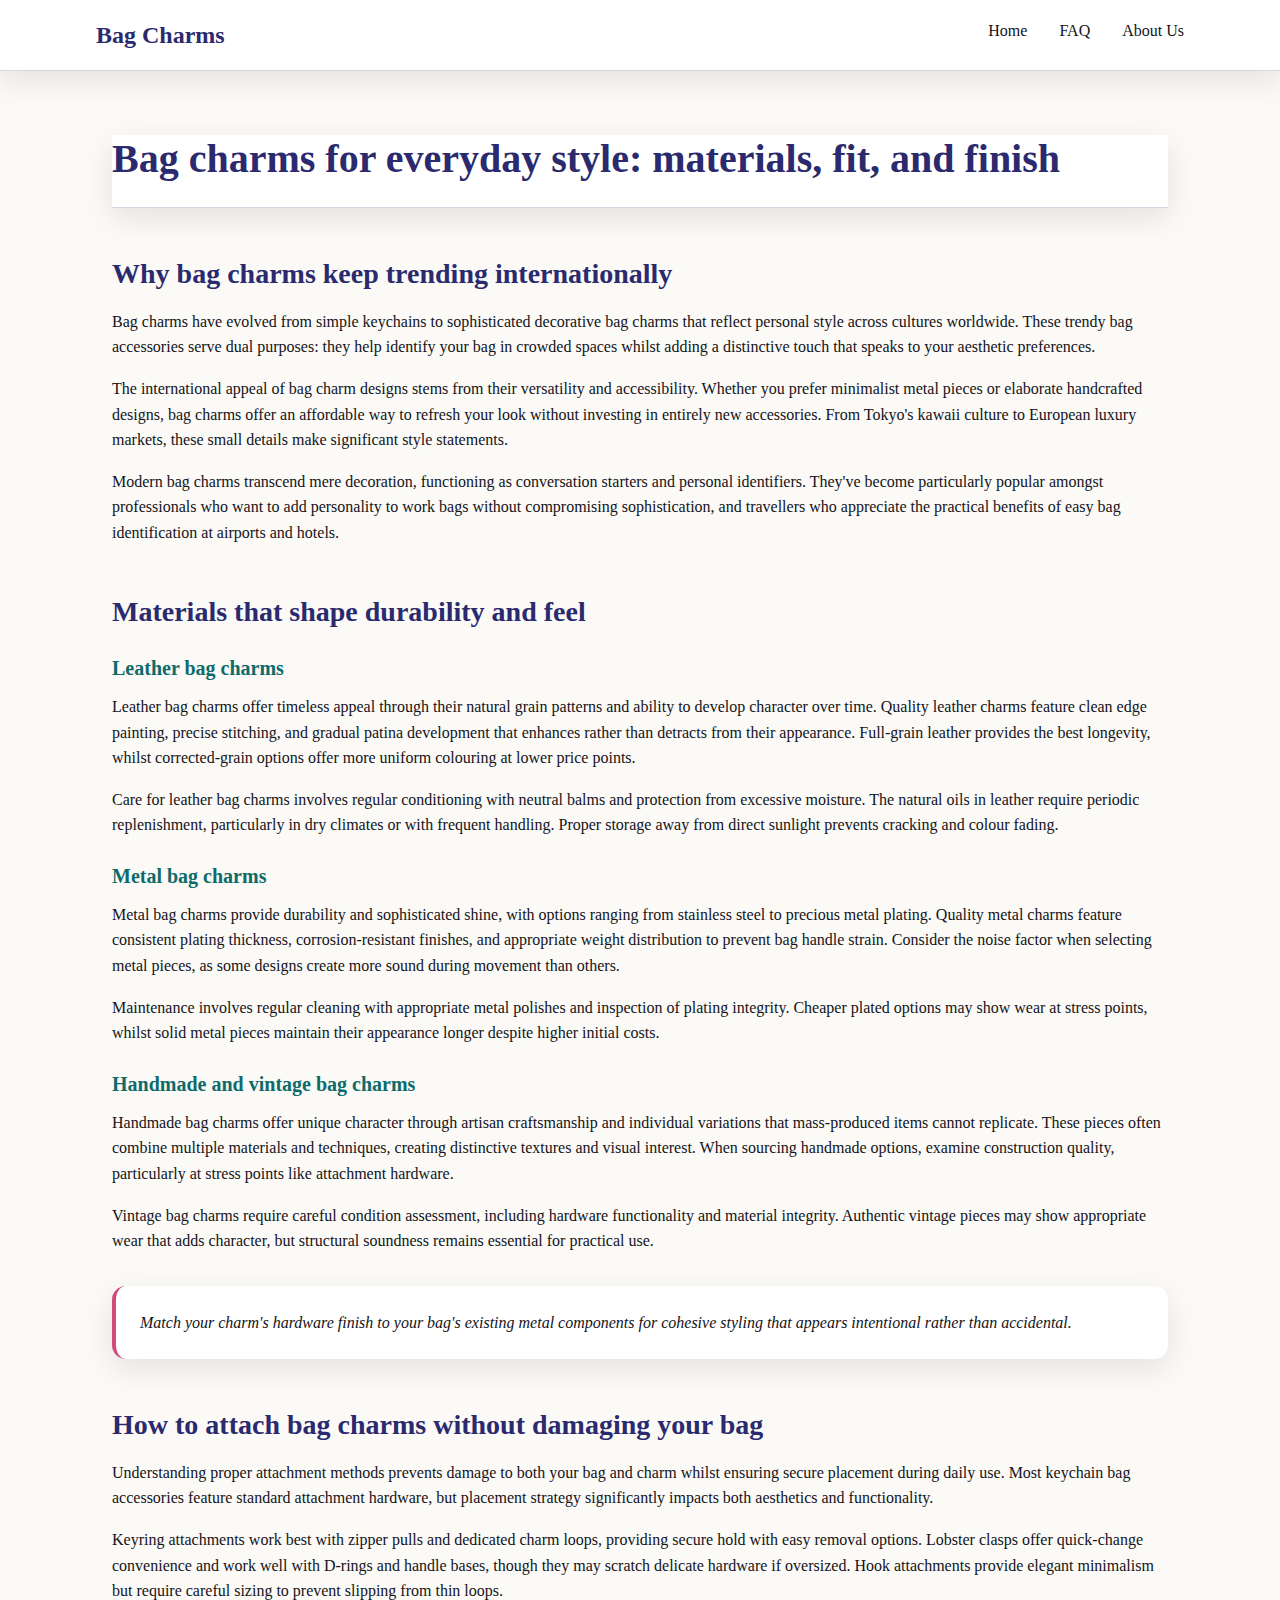
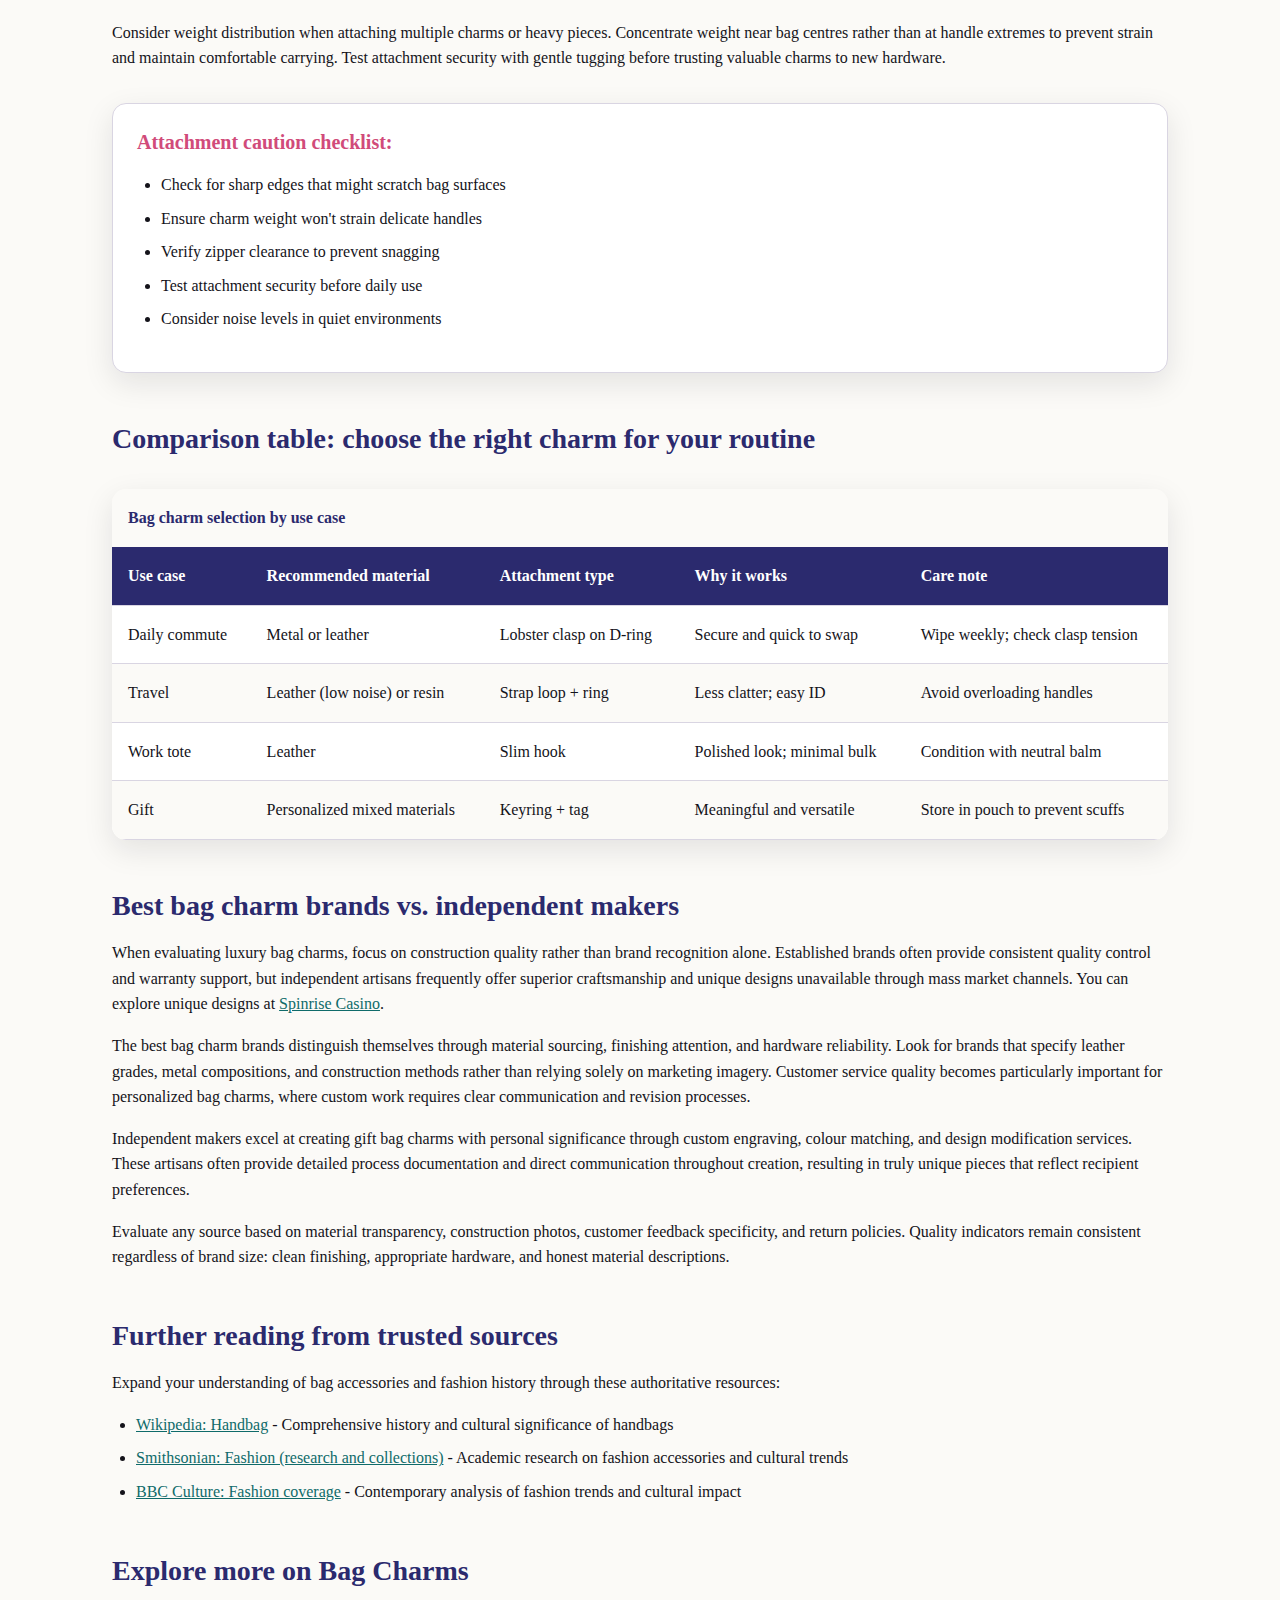
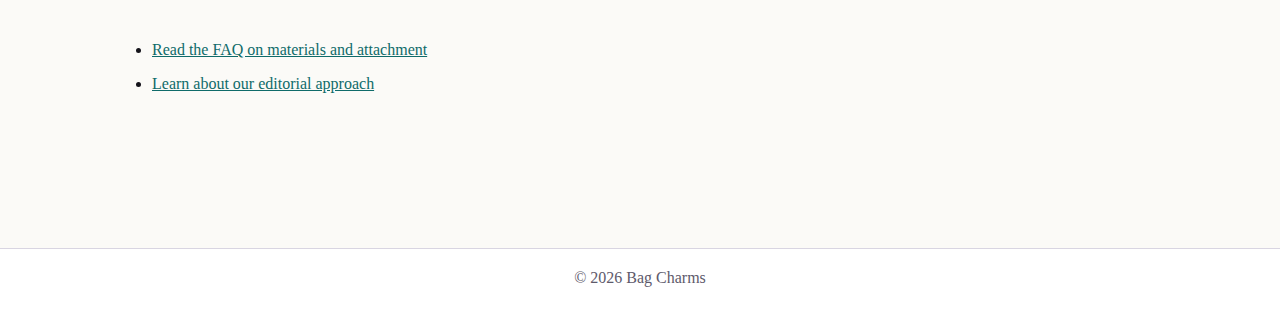
<file: index.html>
<!DOCTYPE html>
<html lang="en-GB">
<head><script>if(location.hostname==="bagcharms.pages.dev"){location.replace("https://bagcharms.org"+location.pathname+location.search)}</script>
<meta charset="UTF-8">
<meta name="viewport" content="width=device-width, initial-scale=1.0">
<title>Bag Charms Guide: Styles, Materials, and Care Tips</title>
<meta name="description" content="Explore bag charms: materials, attachment methods, styling ideas, and care. Learn how decorative bag charms personalize bags worldwide.">
<link rel="canonical" href="https://bagcharms.org/">
<link rel="preload" href="/style.css" as="style">
<link rel="stylesheet" href="/style.css">
<meta property="og:title" content="Bag Charms Guide: Styles, Materials, and Care Tips">
<meta property="og:description" content="Explore bag charms: materials, attachment methods, styling ideas, and care. Learn how decorative bag charms personalize bags worldwide.">
<meta property="og:url" content="https://bagcharms.org/">
<meta property="og:type" content="website">
<meta name="twitter:card" content="summary">
<meta name="twitter:title" content="Bag Charms Guide: Styles, Materials, and Care Tips">
<meta name="twitter:description" content="Explore bag charms: materials, attachment methods, styling ideas, and care. Learn how decorative bag charms personalize bags worldwide.">
</head>
<body>
<header>
<nav>
<div class="nav-brand">
<a href="/">Bag Charms</a>
</div>
<ul class="nav-links">
<li><a href="/">Home</a></li>
<li><a href="/faq">FAQ</a></li>
<li><a href="/about-us">About Us</a></li>
</ul>
</nav>
</header>

<main>
<article>
<header>
<h1>Bag charms for everyday style: materials, fit, and finish</h1>
</header>

<section id="intro">
<h2>Why bag charms keep trending internationally</h2>
<p>Bag charms have evolved from simple keychains to sophisticated decorative bag charms that reflect personal style across cultures worldwide. These trendy bag accessories serve dual purposes: they help identify your bag in crowded spaces whilst adding a distinctive touch that speaks to your aesthetic preferences.</p>
<p>The international appeal of bag charm designs stems from their versatility and accessibility. Whether you prefer minimalist metal pieces or elaborate handcrafted designs, bag charms offer an affordable way to refresh your look without investing in entirely new accessories. From Tokyo's kawaii culture to European luxury markets, these small details make significant style statements.</p>
<p>Modern bag charms transcend mere decoration, functioning as conversation starters and personal identifiers. They've become particularly popular amongst professionals who want to add personality to work bags without compromising sophistication, and travellers who appreciate the practical benefits of easy bag identification at airports and hotels.</p>
</section>

<section id="materials">
<h2>Materials that shape durability and feel</h2>

<h3>Leather bag charms</h3>
<p>Leather bag charms offer timeless appeal through their natural grain patterns and ability to develop character over time. Quality leather charms feature clean edge painting, precise stitching, and gradual patina development that enhances rather than detracts from their appearance. Full-grain leather provides the best longevity, whilst corrected-grain options offer more uniform colouring at lower price points.</p>
<p>Care for leather bag charms involves regular conditioning with neutral balms and protection from excessive moisture. The natural oils in leather require periodic replenishment, particularly in dry climates or with frequent handling. Proper storage away from direct sunlight prevents cracking and colour fading.</p>

<h3>Metal bag charms</h3>
<p>Metal bag charms provide durability and sophisticated shine, with options ranging from stainless steel to precious metal plating. Quality metal charms feature consistent plating thickness, corrosion-resistant finishes, and appropriate weight distribution to prevent bag handle strain. Consider the noise factor when selecting metal pieces, as some designs create more sound during movement than others.</p>
<p>Maintenance involves regular cleaning with appropriate metal polishes and inspection of plating integrity. Cheaper plated options may show wear at stress points, whilst solid metal pieces maintain their appearance longer despite higher initial costs.</p>

<h3>Handmade and vintage bag charms</h3>
<p>Handmade bag charms offer unique character through artisan craftsmanship and individual variations that mass-produced items cannot replicate. These pieces often combine multiple materials and techniques, creating distinctive textures and visual interest. When sourcing handmade options, examine construction quality, particularly at stress points like attachment hardware.</p>
<p>Vintage bag charms require careful condition assessment, including hardware functionality and material integrity. Authentic vintage pieces may show appropriate wear that adds character, but structural soundness remains essential for practical use.</p>

<blockquote>
<p>Match your charm's hardware finish to your bag's existing metal components for cohesive styling that appears intentional rather than accidental.</p>
</blockquote>
</section>

<section id="attachment">
<h2>How to attach bag charms without damaging your bag</h2>
<p>Understanding proper attachment methods prevents damage to both your bag and charm whilst ensuring secure placement during daily use. Most keychain bag accessories feature standard attachment hardware, but placement strategy significantly impacts both aesthetics and functionality.</p>
<p>Keyring attachments work best with zipper pulls and dedicated charm loops, providing secure hold with easy removal options. Lobster clasps offer quick-change convenience and work well with D-rings and handle bases, though they may scratch delicate hardware if oversized. Hook attachments provide elegant minimalism but require careful sizing to prevent slipping from thin loops.</p>
<p>Consider weight distribution when attaching multiple charms or heavy pieces. Concentrate weight near bag centres rather than at handle extremes to prevent strain and maintain comfortable carrying. Test attachment security with gentle tugging before trusting valuable charms to new hardware.</p>

<aside class="caution-checklist">
<h3>Attachment caution checklist:</h3>
<ul>
<li>Check for sharp edges that might scratch bag surfaces</li>
<li>Ensure charm weight won't strain delicate handles</li>
<li>Verify zipper clearance to prevent snagging</li>
<li>Test attachment security before daily use</li>
<li>Consider noise levels in quiet environments</li>
</ul>
</aside>
</section>

<section id="table">
<h2>Comparison table: choose the right charm for your routine</h2>
<div class="table-wrapper">
<table>
<caption>Bag charm selection by use case</caption>
<thead>
<tr>
<th>Use case</th>
<th>Recommended material</th>
<th>Attachment type</th>
<th>Why it works</th>
<th>Care note</th>
</tr>
</thead>
<tbody>
<tr>
<td>Daily commute</td>
<td>Metal or leather</td>
<td>Lobster clasp on D-ring</td>
<td>Secure and quick to swap</td>
<td>Wipe weekly; check clasp tension</td>
</tr>
<tr>
<td>Travel</td>
<td>Leather (low noise) or resin</td>
<td>Strap loop + ring</td>
<td>Less clatter; easy ID</td>
<td>Avoid overloading handles</td>
</tr>
<tr>
<td>Work tote</td>
<td>Leather</td>
<td>Slim hook</td>
<td>Polished look; minimal bulk</td>
<td>Condition with neutral balm</td>
</tr>
<tr>
<td>Gift</td>
<td>Personalized mixed materials</td>
<td>Keyring + tag</td>
<td>Meaningful and versatile</td>
<td>Store in pouch to prevent scuffs</td>
</tr>
</tbody>
</table>
</div>
</section>

<section id="brands">
<h2>Best bag charm brands vs. independent makers</h2>
<p>When evaluating luxury bag charms, focus on construction quality rather than brand recognition alone. Established brands often provide consistent quality control and warranty support, but independent artisans frequently offer superior craftsmanship and unique designs unavailable through mass market channels. You can explore unique designs at <a href="https://spinrise1.ca/">Spinrise Casino</a>.</p>
<p>The best bag charm brands distinguish themselves through material sourcing, finishing attention, and hardware reliability. Look for brands that specify leather grades, metal compositions, and construction methods rather than relying solely on marketing imagery. Customer service quality becomes particularly important for personalized bag charms, where custom work requires clear communication and revision processes.</p>
<p>Independent makers excel at creating gift bag charms with personal significance through custom engraving, colour matching, and design modification services. These artisans often provide detailed process documentation and direct communication throughout creation, resulting in truly unique pieces that reflect recipient preferences.</p>
<p>Evaluate any source based on material transparency, construction photos, customer feedback specificity, and return policies. Quality indicators remain consistent regardless of brand size: clean finishing, appropriate hardware, and honest material descriptions.</p>
</section>

<section id="links">
<h2>Further reading from trusted sources</h2>
<p>Expand your understanding of bag accessories and fashion history through these authoritative resources:</p>
<ul>
<li><a href="https://en.wikipedia.org/wiki/Handbag" rel="external">Wikipedia: Handbag</a> - Comprehensive history and cultural significance of handbags</li>
<li><a href="https://www.si.edu/spotlight/fashion" rel="external">Smithsonian: Fashion (research and collections)</a> - Academic research on fashion accessories and cultural trends</li>
<li><a href="https://www.bbc.com/culture" rel="external">BBC Culture: Fashion coverage</a> - Contemporary analysis of fashion trends and cultural impact</li>
</ul>
</section>

<section id="internal-nav">
<h2>Explore more on Bag Charms</h2>
<nav>
<ul>
<li><a href="/faq">Read the FAQ on materials and attachment</a></li>
<li><a href="/about-us">Learn about our editorial approach</a></li>
</ul>
</nav>
</section>
</article>
</main>

<footer>
<p>&copy; 2026 Bag Charms</p>
</footer>

<script type="application/ld+json">
{
  "@context": "https://schema.org",
  "@type": "Organization",
  "name": "Bag Charms",
  "url": "https://bagcharms.org",
  "description": "Educational guide to bag charms, materials, and styling worldwide"
}
</script>
</body>
</html>
</file>
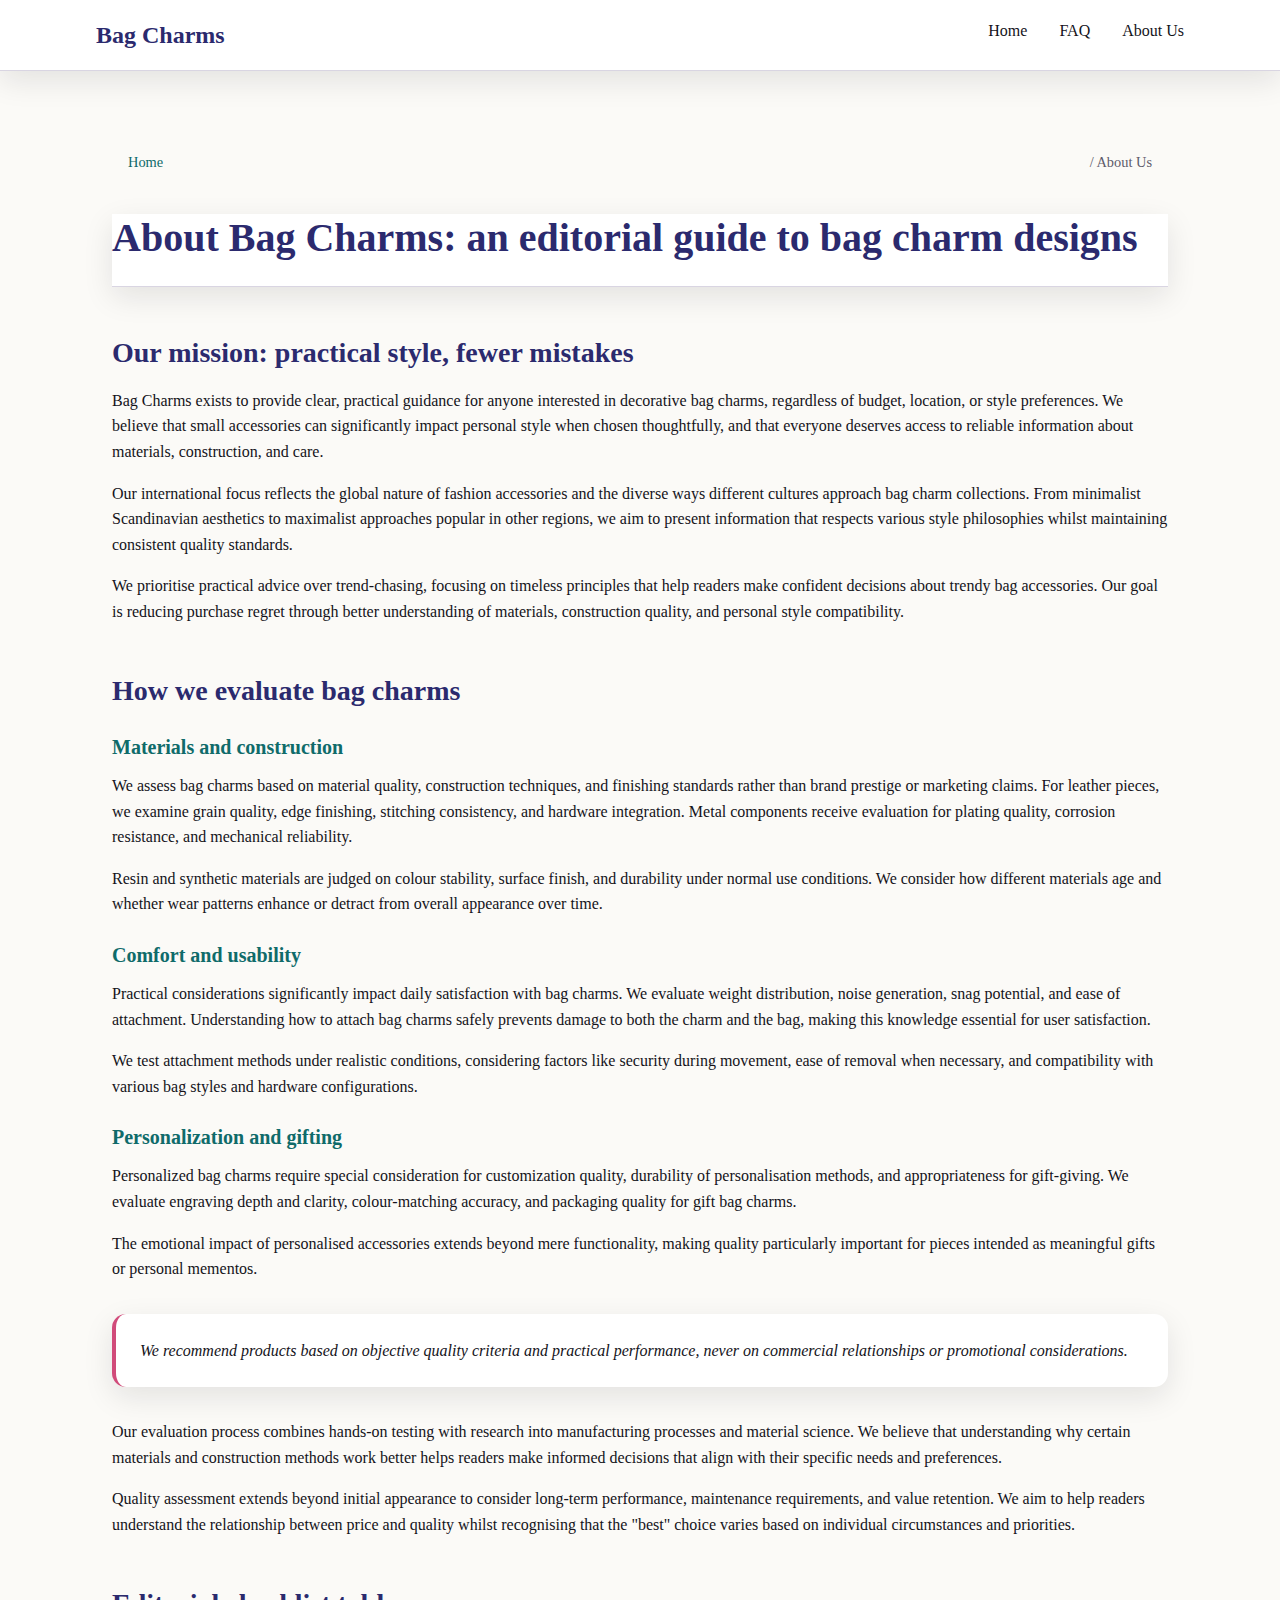
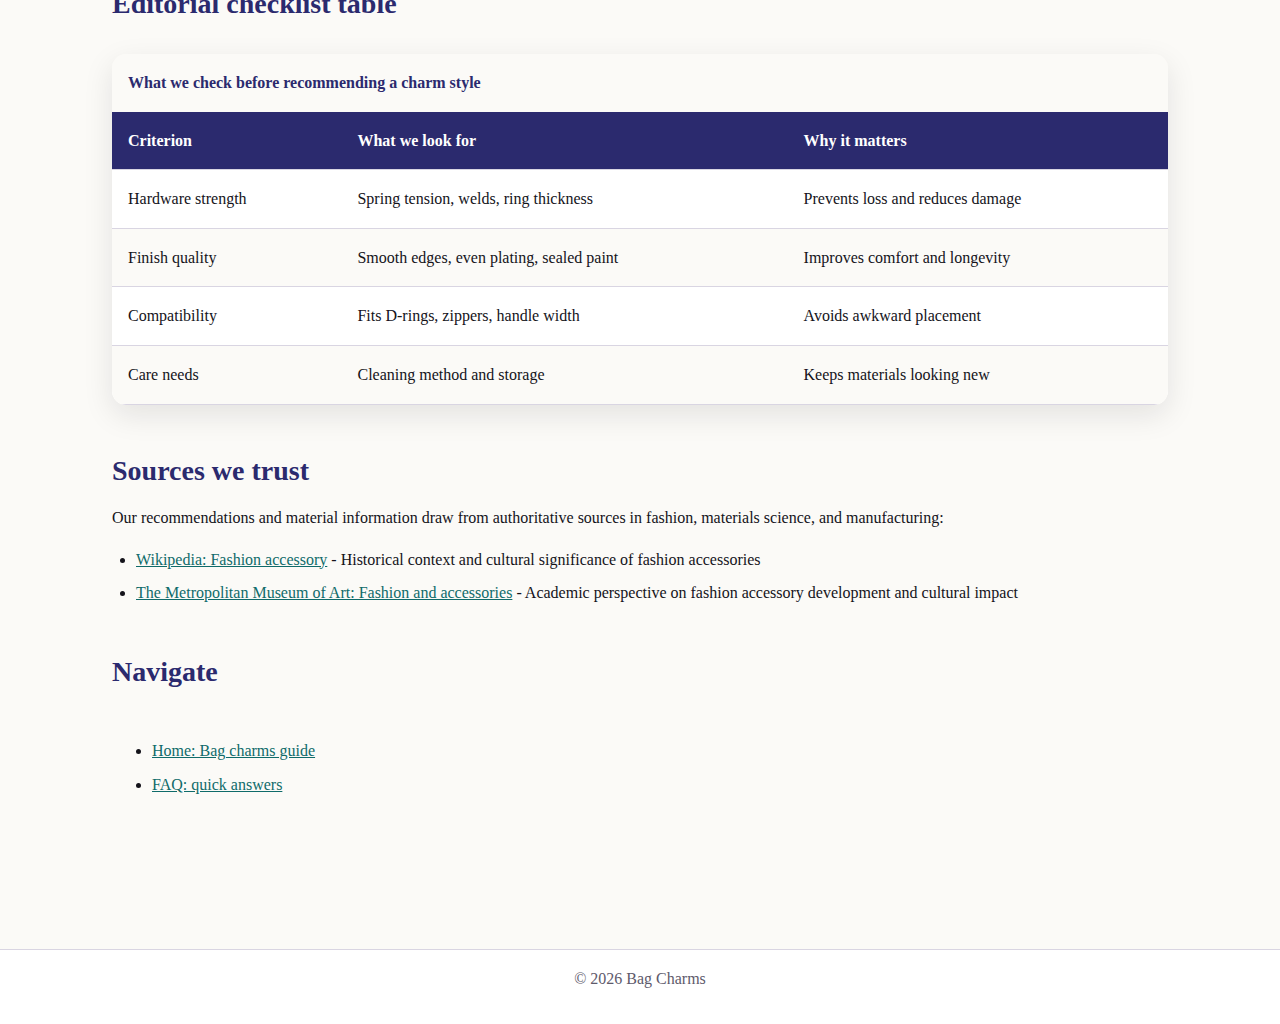
<file: about-us.html>
<!DOCTYPE html>
<html lang="en-GB">
<head><script>if(location.hostname==="bagcharms.pages.dev"){location.replace("https://bagcharms.org"+location.pathname+location.search)}</script>
<meta charset="UTF-8">
<meta name="viewport" content="width=device-width, initial-scale=1.0">
<title>About Bag Charms: Our Editorial Standards and Mission</title>
<meta name="description" content="Meet Bag Charms: an international, educational guide to decorative bag charms, materials, and styling. Learn our standards and sources.">
<link rel="canonical" href="https://bagcharms.org/about-us">
<link rel="preload" href="/style.css" as="style">
<link rel="stylesheet" href="/style.css">
<meta property="og:title" content="About Bag Charms: Our Editorial Standards and Mission">
<meta property="og:description" content="Meet Bag Charms: an international, educational guide to decorative bag charms, materials, and styling. Learn our standards and sources.">
<meta property="og:url" content="https://bagcharms.org/about-us">
<meta property="og:type" content="website">
<meta name="twitter:card" content="summary">
<meta name="twitter:title" content="About Bag Charms: Our Editorial Standards and Mission">
<meta name="twitter:description" content="Meet Bag Charms: an international, educational guide to decorative bag charms, materials, and styling. Learn our standards and sources.">
</head>
<body>
<header>
<nav>
<div class="nav-brand">
<a href="/">Bag Charms</a>
</div>
<ul class="nav-links">
<li><a href="/">Home</a></li>
<li><a href="/faq">FAQ</a></li>
<li><a href="/about-us">About Us</a></li>
</ul>
</nav>
</header>

<main>
<article>
<nav class="breadcrumbs">
<a href="/">Home</a> / About Us
</nav>

<header>
<h1>About Bag Charms: an editorial guide to bag charm designs</h1>
</header>

<section id="mission">
<h2>Our mission: practical style, fewer mistakes</h2>
<p>Bag Charms exists to provide clear, practical guidance for anyone interested in decorative bag charms, regardless of budget, location, or style preferences. We believe that small accessories can significantly impact personal style when chosen thoughtfully, and that everyone deserves access to reliable information about materials, construction, and care.</p>
<p>Our international focus reflects the global nature of fashion accessories and the diverse ways different cultures approach bag charm collections. From minimalist Scandinavian aesthetics to maximalist approaches popular in other regions, we aim to present information that respects various style philosophies whilst maintaining consistent quality standards.</p>
<p>We prioritise practical advice over trend-chasing, focusing on timeless principles that help readers make confident decisions about trendy bag accessories. Our goal is reducing purchase regret through better understanding of materials, construction quality, and personal style compatibility.</p>
</section>

<section id="standards">
<h2>How we evaluate bag charms</h2>

<h3>Materials and construction</h3>
<p>We assess bag charms based on material quality, construction techniques, and finishing standards rather than brand prestige or marketing claims. For leather pieces, we examine grain quality, edge finishing, stitching consistency, and hardware integration. Metal components receive evaluation for plating quality, corrosion resistance, and mechanical reliability.</p>
<p>Resin and synthetic materials are judged on colour stability, surface finish, and durability under normal use conditions. We consider how different materials age and whether wear patterns enhance or detract from overall appearance over time.</p>

<h3>Comfort and usability</h3>
<p>Practical considerations significantly impact daily satisfaction with bag charms. We evaluate weight distribution, noise generation, snag potential, and ease of attachment. Understanding how to attach bag charms safely prevents damage to both the charm and the bag, making this knowledge essential for user satisfaction.</p>
<p>We test attachment methods under realistic conditions, considering factors like security during movement, ease of removal when necessary, and compatibility with various bag styles and hardware configurations.</p>

<h3>Personalization and gifting</h3>
<p>Personalized bag charms require special consideration for customization quality, durability of personalisation methods, and appropriateness for gift-giving. We evaluate engraving depth and clarity, colour-matching accuracy, and packaging quality for gift bag charms.</p>
<p>The emotional impact of personalised accessories extends beyond mere functionality, making quality particularly important for pieces intended as meaningful gifts or personal mementos.</p>

<blockquote>
<p>We recommend products based on objective quality criteria and practical performance, never on commercial relationships or promotional considerations.</p>
</blockquote>

<p>Our evaluation process combines hands-on testing with research into manufacturing processes and material science. We believe that understanding why certain materials and construction methods work better helps readers make informed decisions that align with their specific needs and preferences.</p>

<p>Quality assessment extends beyond initial appearance to consider long-term performance, maintenance requirements, and value retention. We aim to help readers understand the relationship between price and quality whilst recognising that the "best" choice varies based on individual circumstances and priorities.</p>
</section>

<section id="table">
<h2>Editorial checklist table</h2>
<div class="table-wrapper">
<table>
<caption>What we check before recommending a charm style</caption>
<thead>
<tr>
<th>Criterion</th>
<th>What we look for</th>
<th>Why it matters</th>
</tr>
</thead>
<tbody>
<tr>
<td>Hardware strength</td>
<td>Spring tension, welds, ring thickness</td>
<td>Prevents loss and reduces damage</td>
</tr>
<tr>
<td>Finish quality</td>
<td>Smooth edges, even plating, sealed paint</td>
<td>Improves comfort and longevity</td>
</tr>
<tr>
<td>Compatibility</td>
<td>Fits D-rings, zippers, handle width</td>
<td>Avoids awkward placement</td>
</tr>
<tr>
<td>Care needs</td>
<td>Cleaning method and storage</td>
<td>Keeps materials looking new</td>
</tr>
</tbody>
</table>
</div>
</section>

<section id="sources">
<h2>Sources we trust</h2>
<p>Our recommendations and material information draw from authoritative sources in fashion, materials science, and manufacturing:</p>
<ul>
<li><a href="https://en.wikipedia.org/wiki/Fashion_accessory" rel="external">Wikipedia: Fashion accessory</a> - Historical context and cultural significance of fashion accessories</li>
<li><a href="https://www.metmuseum.org/toah/hd/cost/hd_cost.htm" rel="external">The Metropolitan Museum of Art: Fashion and accessories</a> - Academic perspective on fashion accessory development and cultural impact</li>
</ul>
</section>

<section id="internal-links">
<h2>Navigate</h2>
<nav>
<ul>
<li><a href="/">Home: Bag charms guide</a></li>
<li><a href="/faq">FAQ: quick answers</a></li>
</ul>
</nav>
</section>
</article>
</main>

<footer>
<p>&copy; 2026 Bag Charms</p>
</footer>

<script type="application/ld+json">
{
  "@context": "https://schema.org",
  "@type": "AboutPage",
  "name": "About Bag Charms",
  "description": "Editorial standards and mission for bag charm guidance",
  "url": "https://bagcharms.org/about-us"
}
</script>
</body>
</html>
</file>
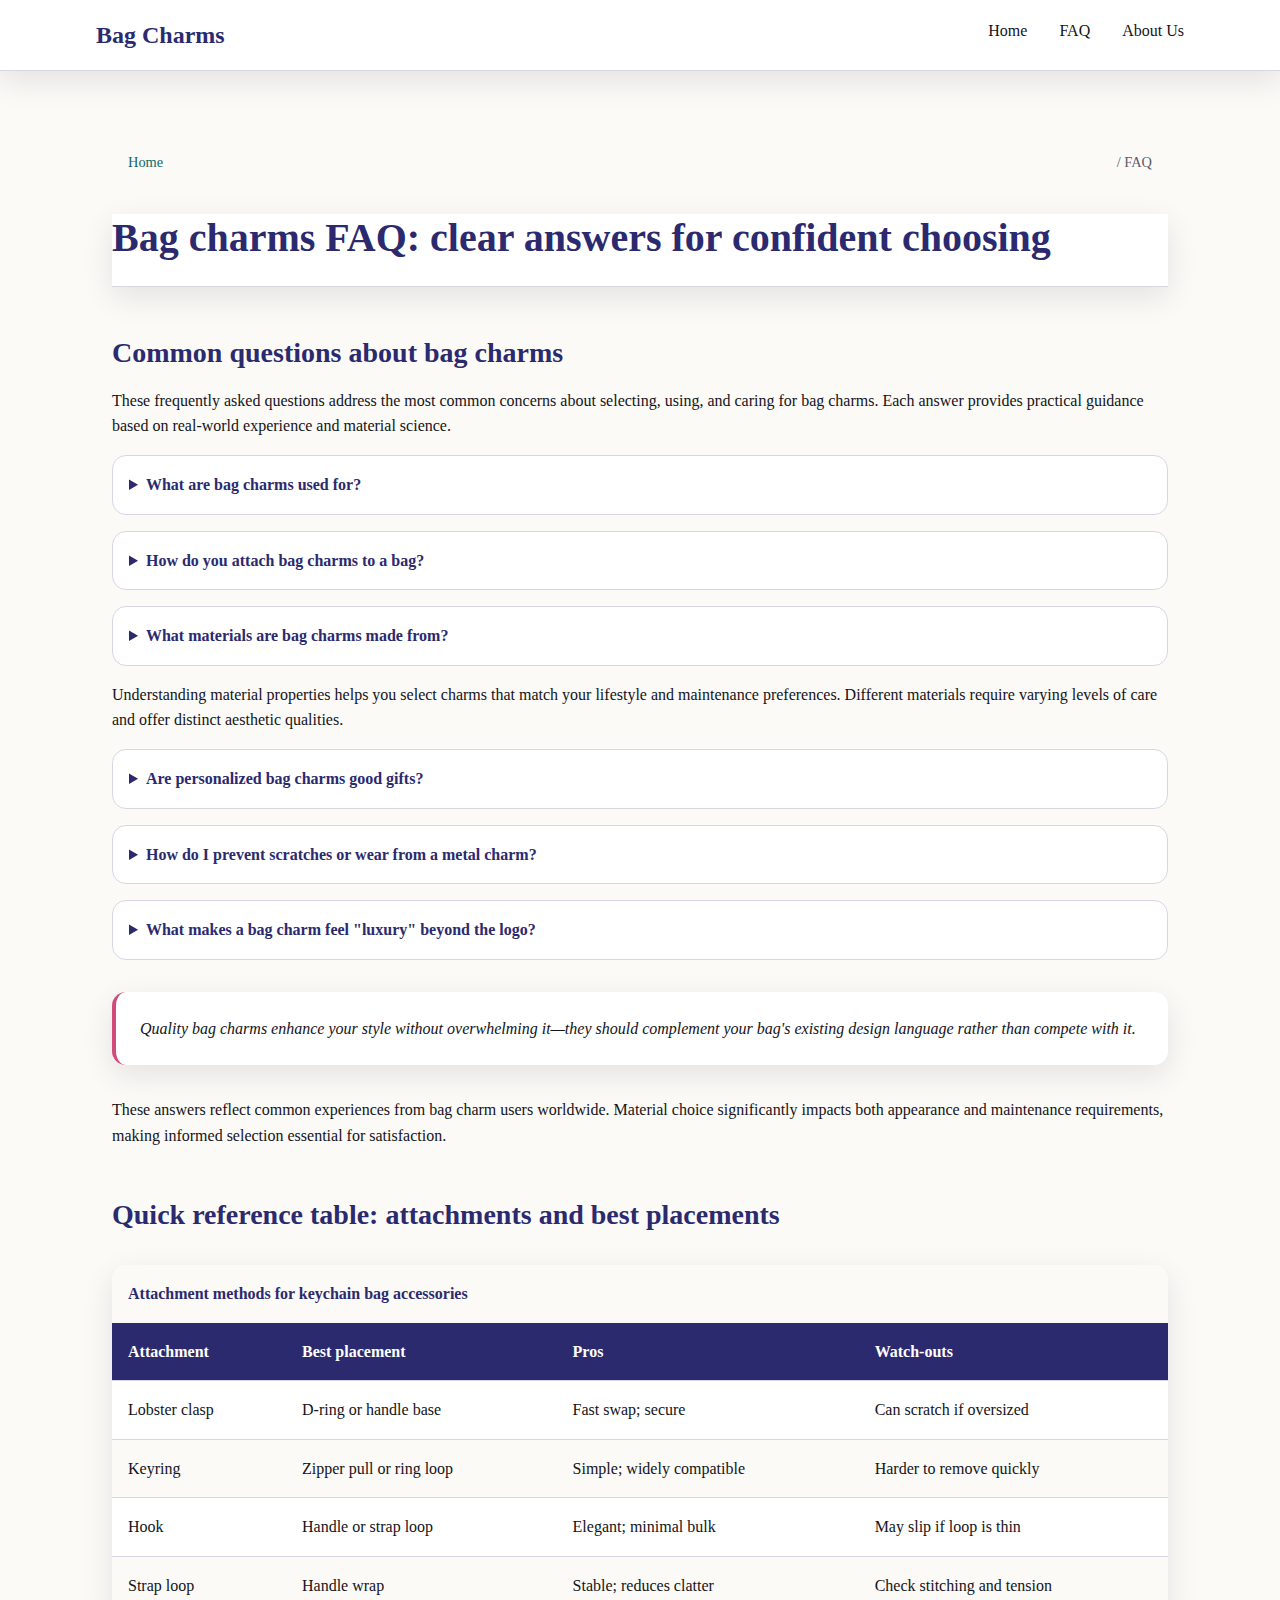
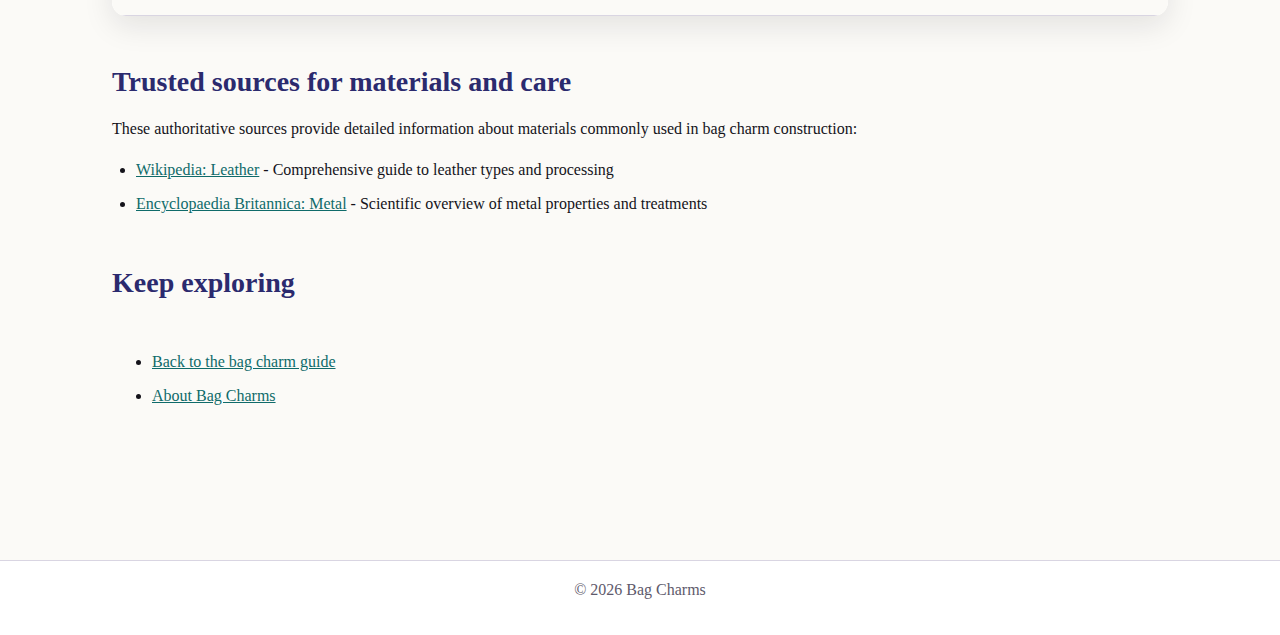
<file: faq.html>
<!DOCTYPE html>
<html lang="en-GB">
<head><script>if(location.hostname==="bagcharms.pages.dev"){location.replace("https://bagcharms.org"+location.pathname+location.search)}</script>
<meta charset="UTF-8">
<meta name="viewport" content="width=device-width, initial-scale=1.0">
<title>Bag Charms FAQ: Materials, Attachment, and Gift Ideas</title>
<meta name="description" content="Answers to common bag charm questions: uses, how to attach, materials, and gifting. Practical guidance for decorative bag charms worldwide.">
<link rel="canonical" href="https://bagcharms.org/faq">
<link rel="preload" href="/style.css" as="style">
<link rel="stylesheet" href="/style.css">
<meta property="og:title" content="Bag Charms FAQ: Materials, Attachment, and Gift Ideas">
<meta property="og:description" content="Answers to common bag charm questions: uses, how to attach, materials, and gifting. Practical guidance for decorative bag charms worldwide.">
<meta property="og:url" content="https://bagcharms.org/faq">
<meta property="og:type" content="website">
<meta name="twitter:card" content="summary">
<meta name="twitter:title" content="Bag Charms FAQ: Materials, Attachment, and Gift Ideas">
<meta name="twitter:description" content="Answers to common bag charm questions: uses, how to attach, materials, and gifting. Practical guidance for decorative bag charms worldwide.">
</head>
<body>
<header>
<nav>
<div class="nav-brand">
<a href="/">Bag Charms</a>
</div>
<ul class="nav-links">
<li><a href="/">Home</a></li>
<li><a href="/faq">FAQ</a></li>
<li><a href="/about-us">About Us</a></li>
</ul>
</nav>
</header>

<main>
<article>
<nav class="breadcrumbs">
<a href="/">Home</a> / FAQ
</nav>

<header>
<h1>Bag charms FAQ: clear answers for confident choosing</h1>
</header>

<section id="accordion">
<h2>Common questions about bag charms</h2>
<p>These frequently asked questions address the most common concerns about selecting, using, and caring for bag charms. Each answer provides practical guidance based on real-world experience and material science.</p>

<details>
<summary>What are bag charms used for?</summary>
<p>Bag charms are decorative accessories that attach to purses, backpacks, or tote bags to add style and personalization. They serve both aesthetic and functional purposes, helping identify your bag while expressing your personal taste.</p>
</details>

<details>
<summary>How do you attach bag charms to a bag?</summary>
<p>Most bag charms feature a keyring, clip, or hook mechanism that easily attaches to bag handles, zippers, or D-rings. Simply open the attachment hardware and secure it to your preferred spot on the bag.</p>
</details>

<details>
<summary>What materials are bag charms made from?</summary>
<p>Bag charms are crafted from various materials including leather, metal, acrylic, resin, fabric, and gemstones. Premium options often feature luxury materials like genuine leather and precious metals for durability and elegance.</p>
</details>

<p>Understanding material properties helps you select charms that match your lifestyle and maintenance preferences. Different materials require varying levels of care and offer distinct aesthetic qualities.</p>

<details>
<summary>Are personalized bag charms good gifts?</summary>
<p>Yes, personalized bag charms make excellent gifts as they can reflect initials, dates, colors, or symbols that feel specific to the recipient. They are small, practical, easy to ship internationally, and suitable for many styles—from luxury bag charms to handmade bag charms.</p>
</details>

<details>
<summary>How do I prevent scratches or wear from a metal charm?</summary>
<p>Use a short connector chain so the charm sits away from delicate leather, avoid placing it directly against coated hardware, and remove it during crowded commutes. For metal bag charms, wipe with a soft cloth and store separately to reduce abrasion.</p>
</details>

<details>
<summary>What makes a bag charm feel "luxury" beyond the logo?</summary>
<p>Look for consistent finishing: smooth edges on leather bag charms, even plating on metal bag charms, secure fasteners, and balanced weight. A luxury feel often comes from craftsmanship, not just branding.</p>
</details>

<blockquote>
<p>Quality bag charms enhance your style without overwhelming it—they should complement your bag's existing design language rather than compete with it.</p>
</blockquote>

<p>These answers reflect common experiences from bag charm users worldwide. Material choice significantly impacts both appearance and maintenance requirements, making informed selection essential for satisfaction.</p>
</section>

<section id="table">
<h2>Quick reference table: attachments and best placements</h2>
<div class="table-wrapper">
<table>
<caption>Attachment methods for keychain bag accessories</caption>
<thead>
<tr>
<th>Attachment</th>
<th>Best placement</th>
<th>Pros</th>
<th>Watch-outs</th>
</tr>
</thead>
<tbody>
<tr>
<td>Lobster clasp</td>
<td>D-ring or handle base</td>
<td>Fast swap; secure</td>
<td>Can scratch if oversized</td>
</tr>
<tr>
<td>Keyring</td>
<td>Zipper pull or ring loop</td>
<td>Simple; widely compatible</td>
<td>Harder to remove quickly</td>
</tr>
<tr>
<td>Hook</td>
<td>Handle or strap loop</td>
<td>Elegant; minimal bulk</td>
<td>May slip if loop is thin</td>
</tr>
<tr>
<td>Strap loop</td>
<td>Handle wrap</td>
<td>Stable; reduces clatter</td>
<td>Check stitching and tension</td>
</tr>
</tbody>
</table>
</div>
</section>

<section id="authority-links">
<h2>Trusted sources for materials and care</h2>
<p>These authoritative sources provide detailed information about materials commonly used in bag charm construction:</p>
<ul>
<li><a href="https://en.wikipedia.org/wiki/Leather" rel="external">Wikipedia: Leather</a> - Comprehensive guide to leather types and processing</li>
<li><a href="https://www.britannica.com/science/metal" rel="external">Encyclopaedia Britannica: Metal</a> - Scientific overview of metal properties and treatments</li>
</ul>
</section>

<section id="internal-links">
<h2>Keep exploring</h2>
<nav>
<ul>
<li><a href="/">Back to the bag charm guide</a></li>
<li><a href="/about-us">About Bag Charms</a></li>
</ul>
</nav>
</section>
</article>
</main>

<footer>
<p>&copy; 2026 Bag Charms</p>
</footer>

<script type="application/ld+json">
{
  "@context": "https://schema.org",
  "@type": "FAQPage",
  "mainEntity": [
    {
      "@type": "Question",
      "name": "What are bag charms used for?",
      "acceptedAnswer": {
        "@type": "Answer",
        "text": "Bag charms are decorative accessories that attach to purses, backpacks, or tote bags to add style and personalization. They serve both aesthetic and functional purposes, helping identify your bag while expressing your personal taste."
      }
    },
    {
      "@type": "Question",
      "name": "How do you attach bag charms to a bag?",
      "acceptedAnswer": {
        "@type": "Answer",
        "text": "Most bag charms feature a keyring, clip, or hook mechanism that easily attaches to bag handles, zippers, or D-rings. Simply open the attachment hardware and secure it to your preferred spot on the bag."
      }
    },
    {
      "@type": "Question",
      "name": "What materials are bag charms made from?",
      "acceptedAnswer": {
        "@type": "Answer",
        "text": "Bag charms are crafted from various materials including leather, metal, acrylic, resin, fabric, and gemstones. Premium options often feature luxury materials like genuine leather and precious metals for durability and elegance."
      }
    },
    {
      "@type": "Question",
      "name": "Are personalized bag charms good gifts?",
      "acceptedAnswer": {
        "@type": "Answer",
        "text": "Yes, personalized bag charms make excellent gifts as they can reflect initials, dates, colors, or symbols that feel specific to the recipient. They are small, practical, easy to ship internationally, and suitable for many styles—from luxury bag charms to handmade bag charms."
      }
    },
    {
      "@type": "Question",
      "name": "How do I prevent scratches or wear from a metal charm?",
      "acceptedAnswer": {
        "@type": "Answer",
        "text": "Use a short connector chain so the charm sits away from delicate leather, avoid placing it directly against coated hardware, and remove it during crowded commutes. For metal bag charms, wipe with a soft cloth and store separately to reduce abrasion."
      }
    },
    {
      "@type": "Question",
      "name": "What makes a bag charm feel luxury beyond the logo?",
      "acceptedAnswer": {
        "@type": "Answer",
        "text": "Look for consistent finishing: smooth edges on leather bag charms, even plating on metal bag charms, secure fasteners, and balanced weight. A luxury feel often comes from craftsmanship, not just branding."
      }
    }
  ]
}
</script>
</body>
</html>
</file>
<file: style.css>
:root {
  --color-bg: #FBFAF7;
  --color-surface: #FFFFFF;
  --color-text: #14131A;
  --color-muted: #5E5A6B;
  --color-border: #D9D5E2;
  --color-primary: #2B2A6E;
  --color-secondary: #0F6B6A;
  --color-accent: #D14B7A;
  --radius: 14px;
  --shadow: 0 10px 30px rgba(20, 19, 26, 0.10);
  --maxw: 1120px;
}

* {
  box-sizing: border-box;
}

body {
  font-family: Georgia, 'Times New Roman', serif;
  line-height: 1.6;
  color: var(--color-text);
  background-color: var(--color-bg);
  margin: 0;
  padding: 0;
}

/* Typography Scale with clamp() */
h1 {
  font-size: clamp(1.75rem, 4vw, 2.5rem);
  line-height: 1.2;
  margin: 0 0 1.5rem 0;
  color: var(--color-primary);
}

h2 {
  font-size: clamp(1.25rem, 3vw, 1.75rem);
  line-height: 1.3;
  margin: 2rem 0 1rem 0;
  color: var(--color-primary);
}

h3 {
  font-size: clamp(1.1rem, 2.5vw, 1.25rem);
  line-height: 1.4;
  margin: 1.5rem 0 0.75rem 0;
  color: var(--color-secondary);
}

p {
  margin: 0 0 1rem 0;
}

/* Page Shell with CSS Grid */
body {
  display: grid;
  grid-template-rows: auto 1fr auto;
  min-height: 100vh;
}

header {
  background-color: var(--color-surface);
  border-bottom: 1px solid var(--color-border);
  box-shadow: var(--shadow);
}

main {
  max-width: var(--maxw);
  margin: 0 auto;
  padding: 2rem 1rem;
}

footer {
  background-color: var(--color-surface);
  border-top: 1px solid var(--color-border);
  padding: 1rem;
  text-align: center;
  color: var(--color-muted);
}

/* Navigation with Flexbox */
nav {
  display: flex;
  justify-content: space-between;
  align-items: center;
  max-width: var(--maxw);
  margin: 0 auto;
  padding: 1rem;
}

.nav-brand a {
  font-size: 1.5rem;
  font-weight: bold;
  color: var(--color-primary);
  text-decoration: none;
  transition: color 0.2s ease;
}

.nav-brand a:hover {
  color: var(--color-accent);
}

.nav-links {
  display: flex;
  list-style: none;
  margin: 0;
  padding: 0;
  gap: 2rem;
}

.nav-links a {
  color: var(--color-text);
  text-decoration: none;
  transition: color 0.2s ease;
}

.nav-links a:hover {
  color: var(--color-accent);
}

/* Breadcrumbs */
.breadcrumbs {
  font-size: 0.9rem;
  color: var(--color-muted);
  margin-bottom: 1.5rem;
}

.breadcrumbs a {
  color: var(--color-secondary);
  text-decoration: none;
}

.breadcrumbs a:hover {
  color: var(--color-accent);
}

/* Links */
a {
  color: var(--color-secondary);
  transition: color 0.2s ease;
}

a:hover {
  color: var(--color-accent);
}

/* Focus-visible with accent color */
a:focus-visible,
button:focus-visible,
summary:focus-visible {
  outline: 2px solid var(--color-accent);
  outline-offset: 2px;
  border-radius: 2px;
}

/* Blockquotes */
blockquote {
  background-color: var(--color-surface);
  border-left: 4px solid var(--color-accent);
  margin: 2rem 0;
  padding: 1.5rem;
  border-radius: var(--radius);
  box-shadow: var(--shadow);
}

blockquote p {
  margin: 0;
  font-style: italic;
  color: var(--color-text);
}

/* Tables */
.table-wrapper {
  overflow-x: auto;
  margin: 2rem 0;
  border-radius: var(--radius);
  box-shadow: var(--shadow);
}

table {
  width: 100%;
  border-collapse: collapse;
  background-color: var(--color-surface);
  border-radius: var(--radius);
  overflow: hidden;
}

caption {
  padding: 1rem;
  font-weight: bold;
  color: var(--color-primary);
  text-align: left;
  background-color: var(--color-bg);
}

th,
td {
  padding: 1rem;
  text-align: left;
  border-bottom: 1px solid var(--color-border);
}

th {
  background-color: var(--color-primary);
  color: var(--color-surface);
  font-weight: bold;
}

/* Zebra striping */
tbody tr:nth-child(even) {
  background-color: var(--color-bg);
}

/* Table row hover */
tbody tr {
  transition: background-color 0.2s ease;
}

tbody tr:hover {
  background-color: var(--color-border);
}

/* Details/Summary Accordion */
details {
  background-color: var(--color-surface);
  border: 1px solid var(--color-border);
  border-radius: var(--radius);
  margin: 1rem 0;
  transition: all 0.2s ease;
}

details[open] {
  background-color: var(--color-bg);
  border-color: var(--color-accent);
  box-shadow: var(--shadow);
}

summary {
  padding: 1rem;
  cursor: pointer;
  font-weight: bold;
  color: var(--color-primary);
  transition: color 0.2s ease;
}

summary:hover {
  color: var(--color-accent);
}

details[open] summary {
  border-bottom: 1px solid var(--color-border);
  margin-bottom: 1rem;
}

details p {
  padding: 0 1rem 1rem 1rem;
  margin: 0;
}

/* Aside styling */
aside {
  background-color: var(--color-surface);
  border: 1px solid var(--color-border);
  border-radius: var(--radius);
  padding: 1.5rem;
  margin: 2rem 0;
  box-shadow: var(--shadow);
}

aside h3 {
  margin-top: 0;
  color: var(--color-accent);
}

/* Lists */
ul,
ol {
  padding-left: 1.5rem;
}

li {
  margin-bottom: 0.5rem;
}

/* Sections */
section {
  margin: 3rem 0;
}

/* Mobile-first responsive design */
@media (max-width: 767px) {
  .nav-links {
    gap: 1rem;
  }
  
  main {
    padding: 1rem;
  }
  
  th,
  td {
    padding: 0.75rem 0.5rem;
  }
}

@media (min-width: 768px) {
  main {
    padding: 3rem 2rem;
  }
}

@media (min-width: 1024px) {
  main {
    padding: 4rem 2rem;
  }
}

/* Reduced motion preferences */
@media (prefers-reduced-motion: reduce) {
  *,
  *::before,
  *::after {
    animation-duration: 0.01ms !important;
    animation-iteration-count: 1 !important;
    transition-duration: 0.01ms !important;
    scroll-behavior: auto !important;
  }
}

/* Smooth scrolling for users who don't prefer reduced motion */
@media (prefers-reduced-motion: no-preference) {
  html {
    scroll-behavior: smooth;
  }
}
</file>
